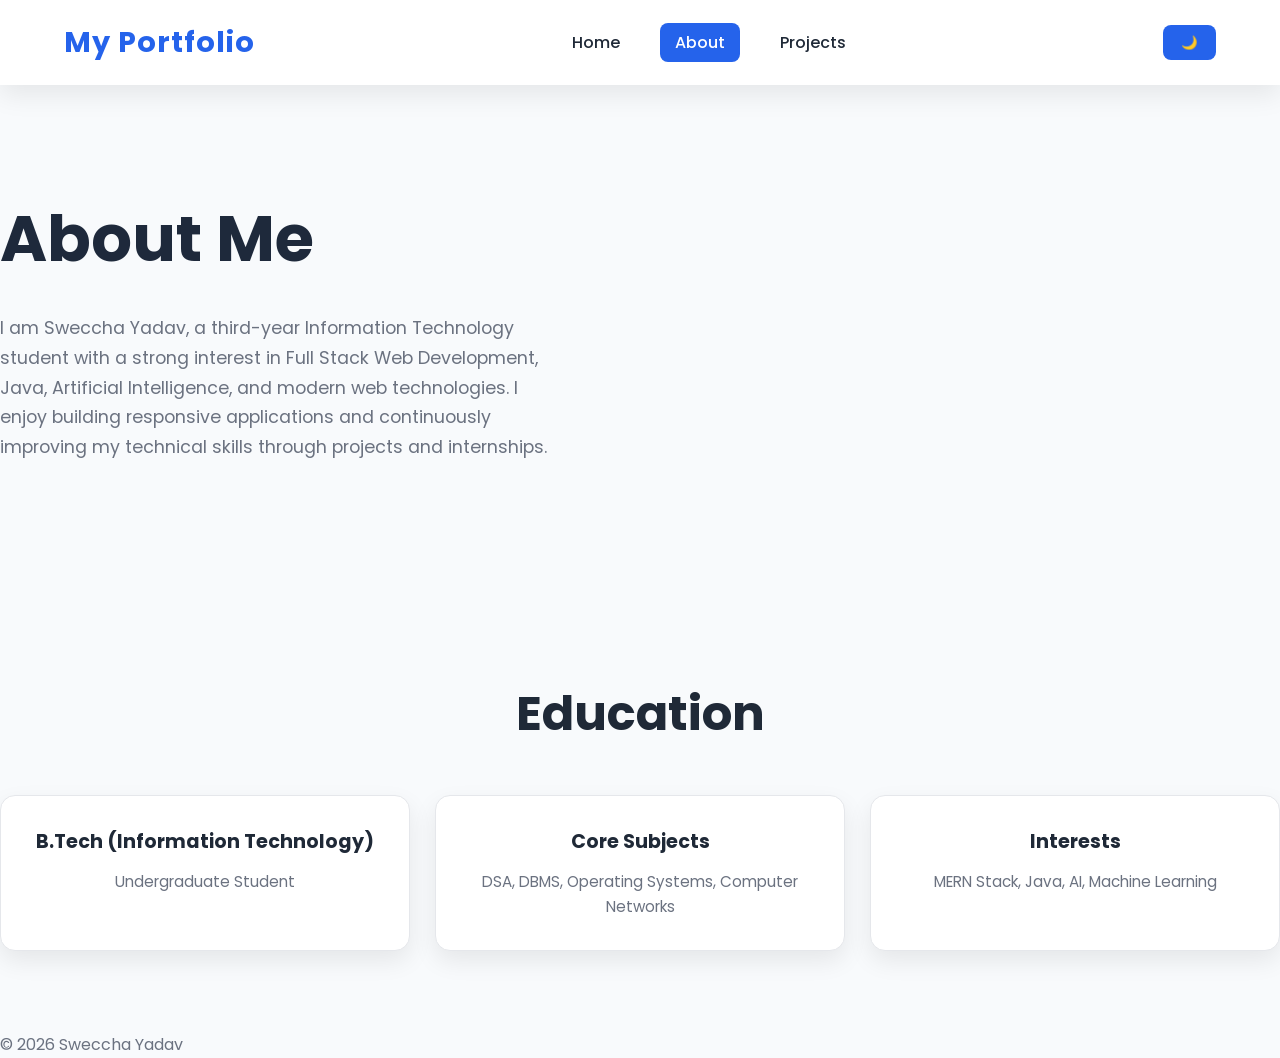
<file: Task-01/home.html>
<!DOCTYPE html>
<html lang="en">

<head>

<meta charset="UTF-8">

<meta name="viewport"
content="width=device-width, initial-scale=1.0">

<title>About | Sweccha Yadav</title>

<meta name="description"
content="Learn more about Sweccha Yadav, Full Stack Developer.">

<link rel="stylesheet" href="style.css">

</head>

<body>

<header>

    <div class="container">

        <div class="logo">
            My Portfolio
        </div>

        <nav>

            <ul>

                <li><a href="index.html">Home</a></li>

                <li><a href="home.html" class="active">About</a></li>

                <li><a href="project.html">Projects</a></li>

            </ul>

        </nav>

        <button class="theme-btn" id="theme-btn">
            🌙
        </button>

    </div>

</header>

<main id="main-content">

<section class="hero">

    <div class="hero-text">

        <h1>About Me</h1>

        <p>
            I am Sweccha Yadav, a third-year Information Technology student with a strong interest in Full Stack Web Development, Java, Artificial Intelligence, and modern web technologies. I enjoy building responsive applications and continuously improving my technical skills through projects and internships.
        </p>

    </div>

</section>

<section class="skills-section">

    <h2>Education</h2>

    <div class="skills-grid">

        <div class="skill-card">

            <h3>B.Tech (Information Technology)</h3>

            <p>
                Undergraduate Student
            </p>

        </div>

        <div class="skill-card">

            <h3>Core Subjects</h3>

            <p>
                DSA, DBMS, Operating Systems, Computer Networks
            </p>

        </div>

        <div class="skill-card">

            <h3>Interests</h3>

            <p>
                MERN Stack, Java, AI, Machine Learning
            </p>

        </div>

    </div>

</section>

</main>

<footer>

<p>© 2026 Sweccha Yadav</p>

</footer>

<script src="script.js"></script>

</body>

</html>
</file>
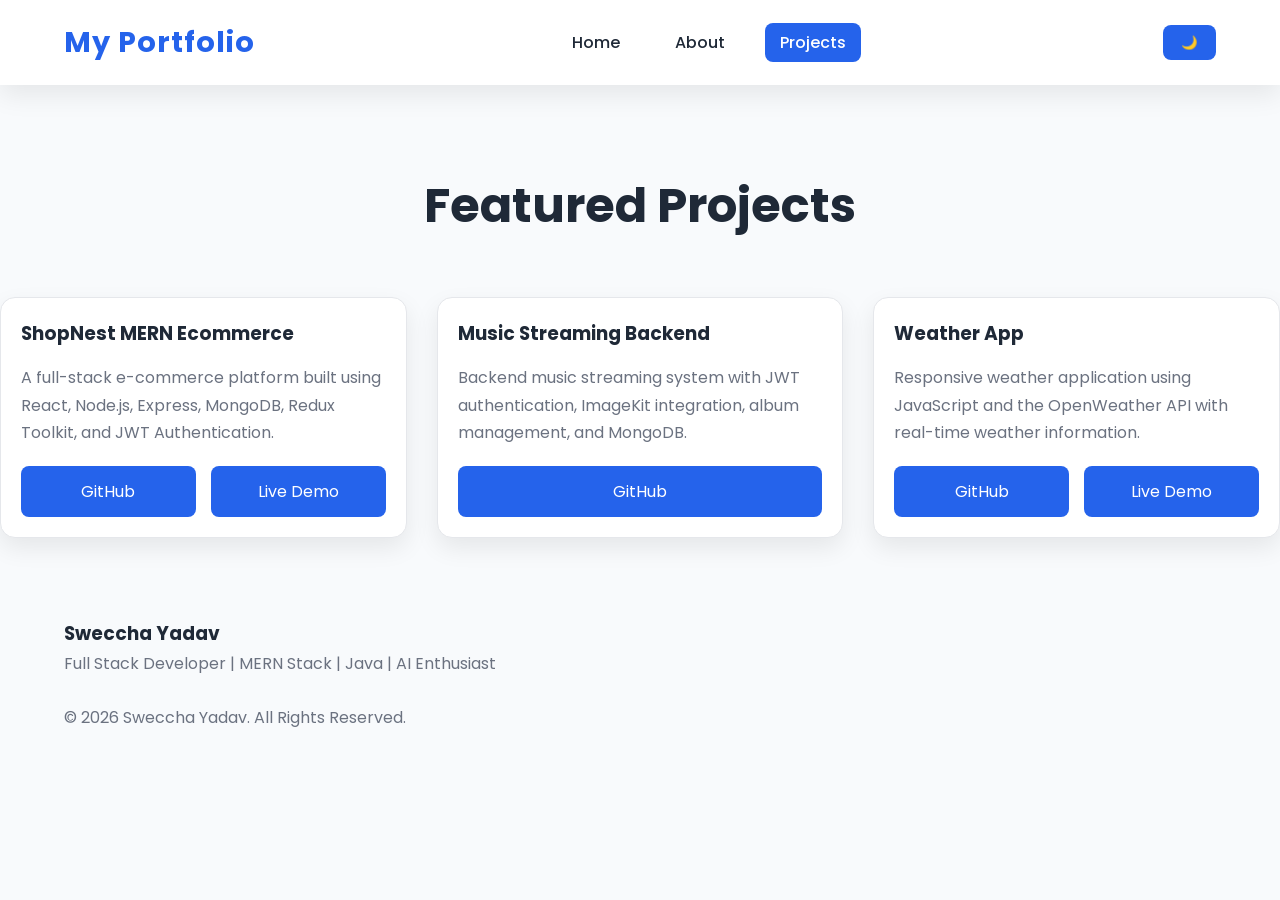
<file: Task-01/project.html>
<!DOCTYPE html>
<html lang="en">

<head>

<meta charset="UTF-8">

<meta name="viewport"
content="width=device-width, initial-scale=1.0">

<title>Projects | Sweccha Yadav</title>

<meta name="description"
content="Explore software development projects by Sweccha Yadav.">

<link rel="stylesheet" href="style.css">

</head>

<body>

<header>

    <div class="container">

        <div class="logo">
            My Portfolio
        </div>

        <nav>

            <ul>

                <li><a href="index.html">Home</a></li>

                <li><a href="home.html">About</a></li>

                <li><a href="project.html" class="active">Projects</a></li>

            </ul>

        </nav>

        <button class="theme-btn" id="theme-btn">
            🌙
        </button>

    </div>

</header>

<main id="main-content">

<section class="projects-section">

<h2>Featured Projects</h2>

<div class="projects-grid">

    <article class="project-card">

        <div class="project-content">

            <h3>ShopNest MERN Ecommerce</h3>

            <p>
                A full-stack e-commerce platform built using React, Node.js,
                Express, MongoDB, Redux Toolkit, and JWT Authentication.
            </p>

            <div class="project-buttons">

                <a href="https://github.com/Sweccha30/Shopnest-ECOM" target="_blank">
                    GitHub
                </a>

                <a href="https://shopnest-ecom-blond.vercel.app/" target="_blank">
                    Live Demo
                </a>

            </div>

        </div>

    </article>

    <article class="project-card">

        <div class="project-content">

            <h3>Music Streaming Backend</h3>

            <p>
                Backend music streaming system with JWT authentication,
                ImageKit integration, album management, and MongoDB.
            </p>

            <div class="project-buttons">

                <a href="https://github.com/Sweccha30/music-sytem-backend" target="_blank">
                    GitHub
                </a>

            </div>

        </div>

    </article>

    <article class="project-card">

        <div class="project-content">

            <h3>Weather App</h3>

            <p>
                Responsive weather application using JavaScript and the
                OpenWeather API with real-time weather information.
            </p>

            <div class="project-buttons">

                <a href="#" target="_blank">
                    GitHub
                </a>

                <a href="#" target="_blank">
                    Live Demo
                </a>

            </div>

        </div>

    </article>

</div>

</section>

</main>

<footer>

    <div class="container">

        <h3>Sweccha Yadav</h3>

        <p>
            Full Stack Developer | MERN Stack | Java | AI Enthusiast
        </p>

        <br>

        <p>
            © 2026 Sweccha Yadav. All Rights Reserved.
        </p>

    </div>

</footer>

<script src="script.js"></script>

</body>

</html>
</file>
<file: Task-01/style.css>
/* ===============================
   GOOGLE FONT
================================== */

@import url('https://fonts.googleapis.com/css2?family=Poppins:wght@300;400;500;600;700;800&display=swap');

/* ===============================
   CSS VARIABLES
================================== */

:root{
    --primary:#2563eb;
    --secondary:#1e293b;
    --accent:#7c3aed;

    --background:#f8fafc;
    --surface:#ffffff;

    --text:#1f2937;
    --text-light:#6b7280;

    --border:#e5e7eb;

    --shadow:
    0 10px 25px rgba(0,0,0,.08);

    --radius:14px;

    --transition:.35s ease;
}

/* Dark Theme */

body.dark{

    --background:#0f172a;

    --surface:#1e293b;

    --text:#f8fafc;

    --text-light:#cbd5e1;

    --border:#334155;
}

/* ===============================
   RESET
================================== */

*{

    margin:0;

    padding:0;

    box-sizing:border-box;
}

html{

    scroll-behavior:smooth;
}

body{

    font-family:'Poppins',sans-serif;

    background:var(--background);

    color:var(--text);

    line-height:1.7;

    transition:var(--transition);
}

img{

    width:100%;

    display:block;

    object-fit:cover;
}

a{

    text-decoration:none;

    color:inherit;
}

ul{

    list-style:none;
}

.container{

    width:min(1200px,90%);

    margin:auto;
}

section{

    padding:80px 0;
}

h1{

    font-size:clamp(2.8rem,5vw,4.5rem);

    margin-bottom:20px;
}

h2{

    font-size:clamp(2rem,4vw,3rem);

    margin-bottom:20px;
}

p{

    color:var(--text-light);
}

/* ===================================
   HEADER
=================================== */

header{

    background:var(--surface);

    box-shadow:var(--shadow);

    position:sticky;

    top:0;

    z-index:1000;
}

header .container{

    display:flex;

    justify-content:space-between;

    align-items:center;

    padding:18px 0;

    flex-wrap:wrap;
}

/* Logo */

.logo{

    font-size:1.8rem;

    font-weight:700;

    color:var(--primary);

    letter-spacing:1px;
}

/* Navigation */

nav ul{

    display:flex;

    gap:25px;

    align-items:center;
}

nav a{

    font-weight:500;

    padding:8px 15px;

    border-radius:8px;

    transition:var(--transition);
}

nav a:hover{

    background:var(--primary);

    color:white;
}

/* Active Link */

nav a.active{

    background:var(--primary);

    color:white;
}

/* Theme Button */

.theme-btn{

    cursor:pointer;

    border:none;

    background:var(--primary);

    color:white;

    padding:10px 18px;

    border-radius:8px;

    transition:var(--transition);
}

.theme-btn:hover{

    transform:translateY(-3px);
}

/* ===================================
   HERO SECTION
=================================== */

.hero{

    display:grid;

    grid-template-columns:repeat(auto-fit,minmax(350px,1fr));

    align-items:center;

    gap:60px;

    padding:100px 0;
}

.hero-text h1{

    color:var(--secondary);

    margin-bottom:20px;
}

.hero-text span{

    color:var(--primary);
}

.hero-text p{

    font-size:1.1rem;

    margin-bottom:30px;

    max-width:550px;
}

.hero-buttons{

    display:flex;

    gap:20px;

    flex-wrap:wrap;
}

.btn{

    display:inline-block;

    padding:14px 30px;

    border-radius:10px;

    background:var(--primary);

    color:white;

    font-weight:600;

    transition:var(--transition);

    box-shadow:var(--shadow);
}

.btn:hover{

    transform:translateY(-5px);

    background:#1d4ed8;
}

.btn-outline{

    background:transparent;

    border:2px solid var(--primary);

    color:var(--primary);
}

.btn-outline:hover{

    background:var(--primary);

    color:white;
}

.hero-image{

    display:flex;

    justify-content:center;
}

.hero-image img{

    width:350px;

    max-width:100%;

    border-radius:50%;

    border:6px solid white;

    box-shadow:var(--shadow);

    transition:var(--transition);
}

.hero-image img:hover{

    transform:scale(1.05);
}

/* ===================================
   SKILLS SECTION
=================================== */

.skills-section{

    text-align:center;
}

.skills-section h2{

    margin-bottom:40px;
}

.skills-grid{

    display:grid;

    grid-template-columns:repeat(auto-fit,minmax(180px,1fr));

    gap:25px;
}

.skill-card{

    background:var(--surface);

    padding:30px 20px;

    border-radius:15px;

    box-shadow:var(--shadow);

    transition:var(--transition);

    border:1px solid var(--border);
}

.skill-card:hover{

    transform:translateY(-10px);

    background:var(--primary);

    color:white;
}

.skill-card h3{

    margin-bottom:10px;

    font-size:1.2rem;
}

.skill-card p{

    color:var(--text-light);

    font-size:.95rem;
}

.skill-card:hover p{

    color:white;
}
/* ===================================
   PROJECTS SECTION
=================================== */

.projects-section{

    padding:80px 0;
}

.projects-section h2{

    text-align:center;

    margin-bottom:50px;
}

.projects-grid{

    display:grid;

    grid-template-columns:repeat(auto-fit,minmax(320px,1fr));

    gap:30px;
}

.project-card{

    background:var(--surface);

    border-radius:15px;

    overflow:hidden;

    box-shadow:var(--shadow);

    transition:var(--transition);

    border:1px solid var(--border);

    display:flex;

    flex-direction:column;
}

.project-card:hover{

    transform:translateY(-10px);
}

.project-card img{

    width:100%;

    height:220px;

    object-fit:cover;
}

.project-card,
.skill-card{

    transition: transform .35s ease,
                box-shadow .35s ease;

}

.project-card:hover,
.skill-card:hover{

    transform: translateY(-10px);

    box-shadow: 0 15px 35px rgba(0,0,0,.15);

}

.project-content{

    padding:20px;

    flex:1;
}

.project-content h3{

    margin-bottom:15px;
}

.project-content p{

    margin-bottom:20px;
}

.project-buttons{

    display:flex;

    gap:15px;

    flex-wrap:wrap;
}

.project-buttons a{

    flex:1;

    text-align:center;

    padding:12px;

    border-radius:8px;

    background:var(--primary);

    color:white;

    transition:var(--transition);
}

.project-buttons a:hover{

    background:#1d4ed8;
}

/* Active Navigation */

nav a.active{

    background: var(--primary);

    color: white;
}

/* ===================================
   RESPONSIVE DESIGN
=================================== */

@media (max-width:768px){

    header .container{

        flex-direction:column;

        gap:20px;

    }

    nav ul{

        flex-direction:column;

        gap:15px;

    }

    .hero{

        grid-template-columns:1fr;

        text-align:center;

    }

    .hero-buttons{

        justify-content:center;

    }

    .hero-image{

        order:-1;

    }

    .skills-grid{

        grid-template-columns:1fr 1fr;

    }

    .projects-grid{

        grid-template-columns:1fr;

    }

}

@media (max-width:500px){

    .skills-grid{

        grid-template-columns:1fr;

    }

    h1{

        font-size:2.3rem;

    }

    h2{

        font-size:1.8rem;

    }

}

/* ===================================
   ANIMATIONS
=================================== */

section{

    animation:fadeIn .8s ease;
}

@keyframes fadeIn{

    from{

        opacity:0;

        transform:translateY(40px);

    }

    to{

        opacity:1;

        transform:translateY(0);

    }

}
</file>
